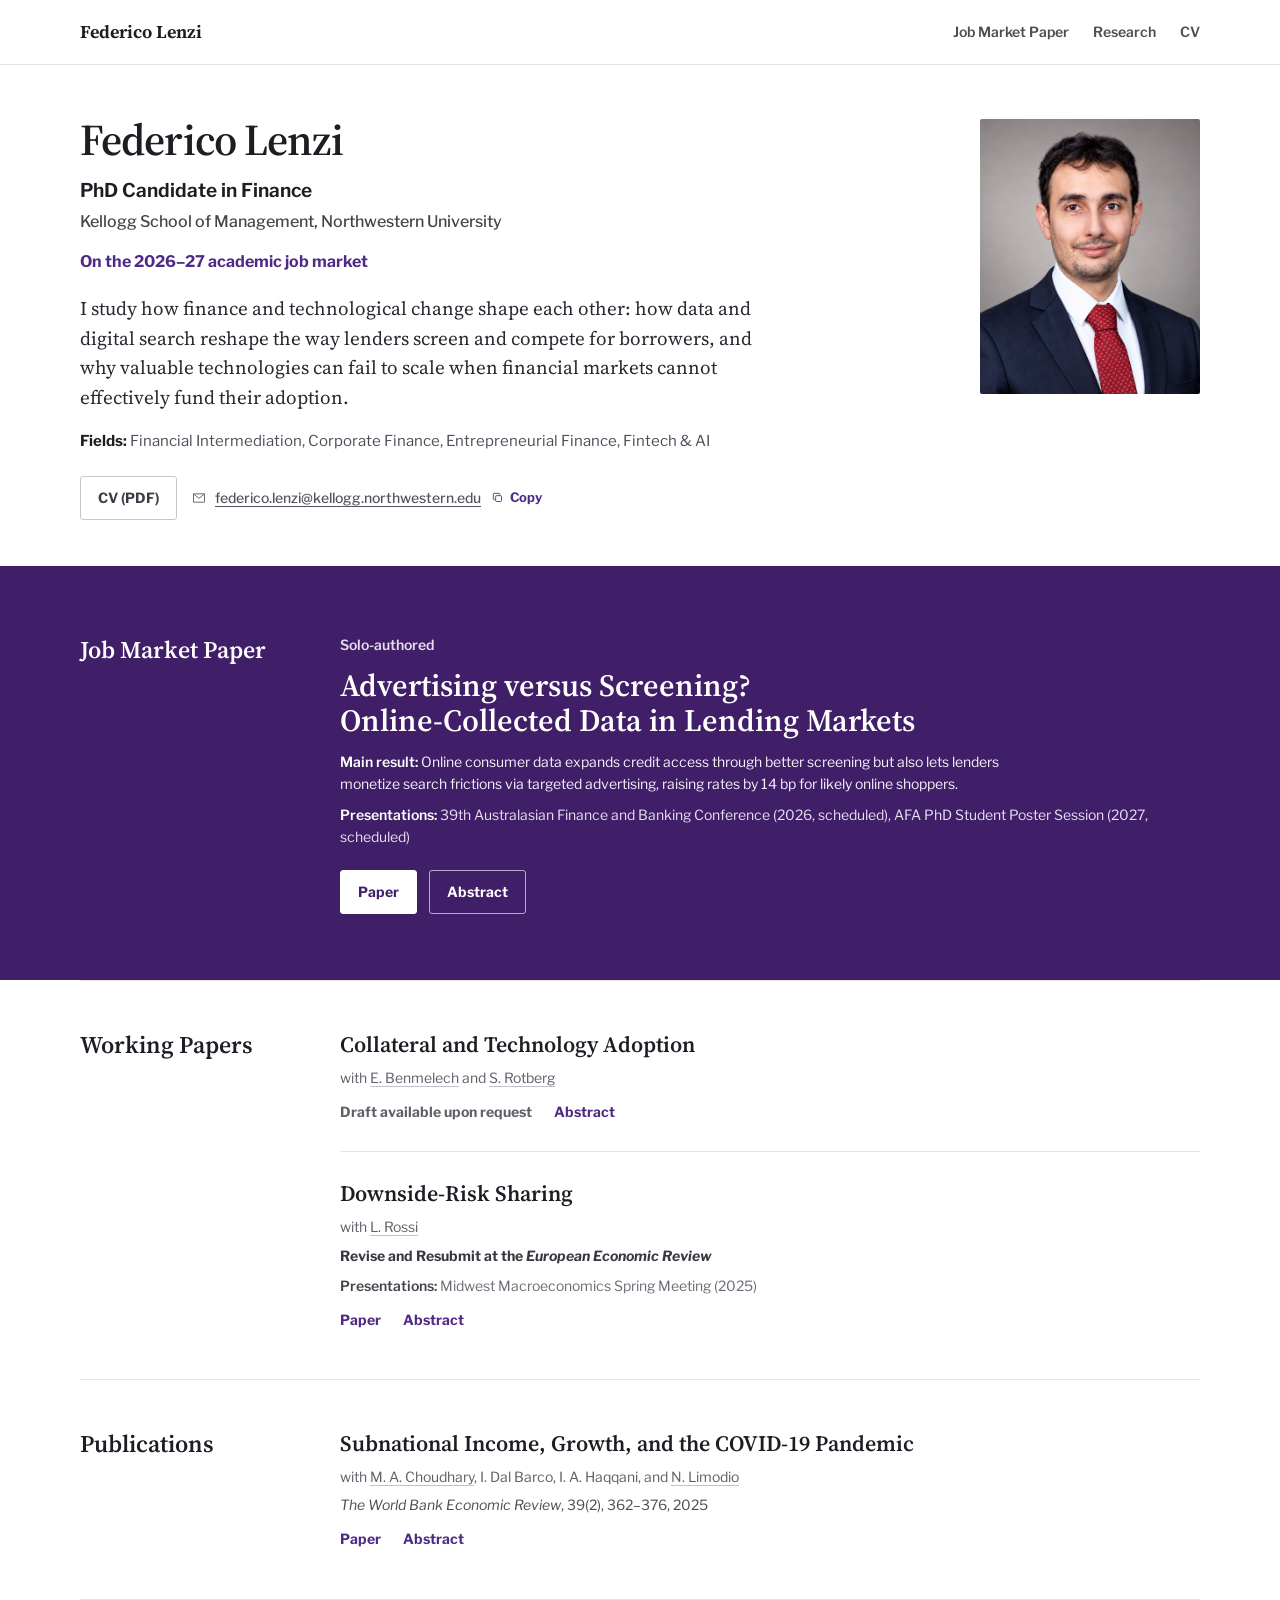
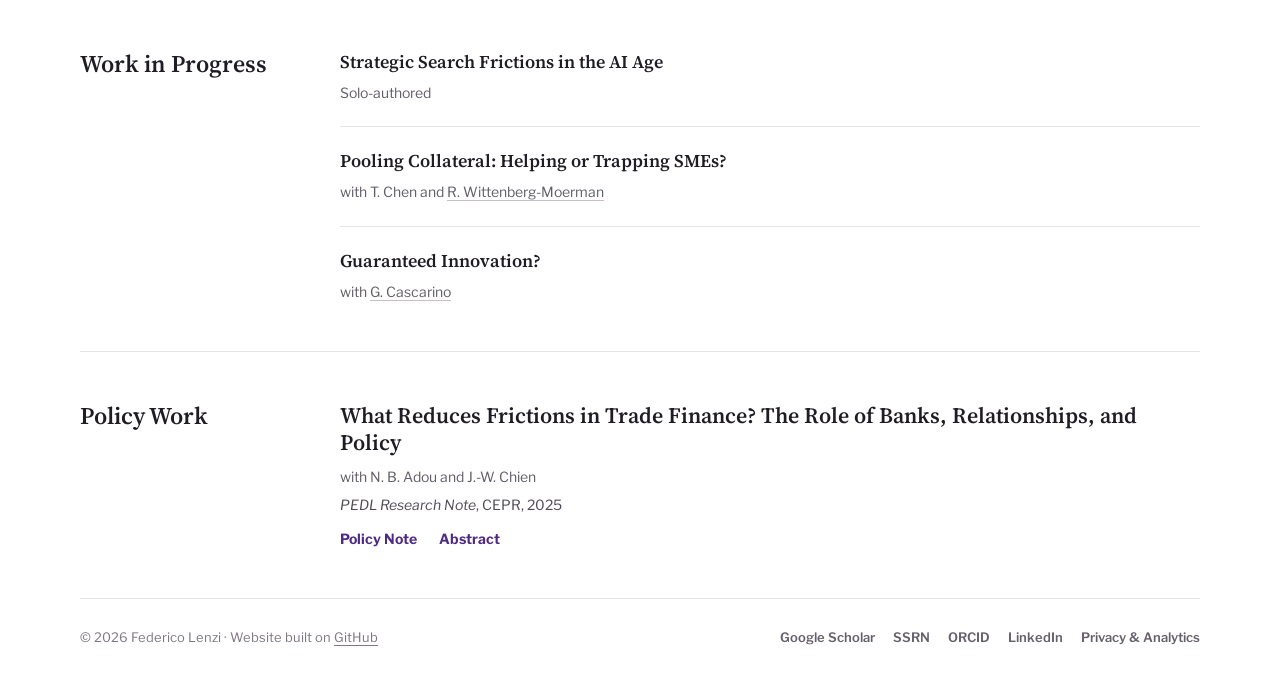
<file: index.html>
<!doctype html>
<html lang="en">
<head>
<meta charset="utf-8" />
<meta name="viewport" content="width=device-width, initial-scale=1" />
<meta name="application-name" content="Federico Lenzi">
<meta name="apple-mobile-web-app-title" content="Federico Lenzi">
<meta name="apple-mobile-web-app-capable" content="yes">
<title>Federico Lenzi | Finance PhD Candidate at Kellogg</title>
<link rel="preconnect" href="https://fonts.googleapis.com">
<link rel="preconnect" href="https://fonts.gstatic.com" crossorigin>
<link href="https://fonts.googleapis.com/css2?family=Libre+Franklin:wght@400;500;600;700&family=Source+Serif+4:opsz,wght@8..60,400;8..60,500;8..60,600;8..60,700&display=swap" rel="stylesheet">
<style>
:root{--purple:#4E2A84;--purple-dark:#401F68;--ink:#201c24;--muted:#625d67;--line:#e7e3e9;--soft:#f6f4f8;--page:#ffffff;--white:#ffffff;--offwhite:#faf8fc}
*{box-sizing:border-box}
html{scroll-behavior:smooth}
body{margin:0;background:var(--page);color:var(--ink);font-family:'Libre Franklin',system-ui,-apple-system,Segoe UI,Arial,sans-serif;line-height:1.58}
a{color:inherit}
.wrap{width:min(1120px,calc(100% - 48px));margin:auto}
:focus-visible{outline:3px solid #9b7cc3;outline-offset:3px;border-radius:3px}
.topbar{position:sticky;top:0;z-index:20;background:rgba(255,255,255,.96);backdrop-filter:blur(14px);border-bottom:1px solid var(--line)}
.nav{height:64px;display:flex;align-items:center;justify-content:space-between;gap:28px}
.brand{font-family:'Source Serif 4',Georgia,serif;font-size:18px;font-weight:650;text-decoration:none;white-space:nowrap}
.navlinks{display:flex;gap:24px;align-items:center;flex-wrap:nowrap;justify-content:flex-end;flex-shrink:0}
.navlinks a{font-size:14px;font-weight:600;text-decoration:none;color:#4f4a53;white-space:nowrap}
.navlinks a:hover{color:var(--purple)}
.hero{display:grid;grid-template-columns:minmax(0,1fr) 230px;gap:64px;align-items:start;padding:52px 0 46px}
h1,h2,h3{font-family:'Source Serif 4',Georgia,serif;margin:0;letter-spacing:0}
h1{font-size:44px;line-height:1.04;font-weight:600;letter-spacing:-.02em}
.role{font-size:19px;font-weight:650;margin:13px 0 3px}
.affiliation{font-size:16px;font-weight:500;color:#47424b;margin:0}
.market{font-size:16px;font-weight:700;color:var(--purple);margin:15px 0 20px}
.description{font-family:'Source Serif 4',Georgia,serif;font-size:19px;line-height:1.55;max-width:700px;color:#2b2730;margin:0 0 18px}
.fields{font-size:15px;color:#514b58;margin:0 0 22px}
.fields strong{color:var(--ink)}
.actions{display:flex;align-items:center;gap:12px;flex-wrap:wrap}
.btn{display:inline-flex;align-items:center;justify-content:center;min-height:44px;padding:0 17px;border:1px solid #cbc4d0;border-radius:3px;text-decoration:none;font-size:14px;font-weight:700;background:#fff;color:#3f3944}
.btn.primary{background:var(--purple);border-color:var(--purple);color:#fff}
.btn:hover{border-color:var(--purple);color:var(--purple)}
.btn.primary:hover{background:var(--purple-dark);border-color:var(--purple-dark);color:#fff}
.email{font-size:14px;font-weight:600;color:#57515b;text-decoration:none}
.email:hover{text-decoration:underline;text-underline-offset:3px}
.portrait-card{justify-self:end;width:220px;padding-top:2px}
.portrait{width:100%;display:block;aspect-ratio:4/5;object-fit:cover;border-radius:2px}
.section{padding:0}
.section-grid{display:grid;grid-template-columns:220px minmax(0,1fr);gap:40px;padding:48px 0;border-top:1px solid var(--line)}
.section-label{font-family:'Source Serif 4',Georgia,serif;font-size:24px;line-height:1.18;font-weight:600;color:var(--ink);padding-top:2px}
.jmp-section{padding:0;background:var(--purple-dark);color:var(--offwhite)}
.jmp-top{background:var(--purple-dark);color:var(--offwhite)}
.jmp-top .section-grid{border-top:0;padding:68px 0 66px}
.jmp-top .section-label{color:#fff}
.jmp-head{min-width:0}
.jmp-head h2{font-size:31px;line-height:1.12;font-weight:600;max-width:760px;letter-spacing:0;color:#fff}
.jmp-meta{font-size:14px;font-weight:600;color:#e6ddf0;margin:0 0 12px}
.jmp-head .presentation{color:#e8e0f2}
.authors{font-size:14px;color:var(--muted);margin:9px 0 0}
.authors a{text-decoration:underline;text-decoration-color:#c7becd;text-underline-offset:3px}
.presentation{font-size:14px;color:#6f6874;margin:8px 0 0}
.jmp-actions{display:flex;gap:12px;flex-wrap:wrap;margin:22px 0 0}
.jmp-actions .btn{background:transparent;border-color:rgba(255,255,255,.62);color:#fff}
.jmp-actions .btn.primary{background:#fff;color:var(--purple-dark);border-color:#fff}
.jmp-actions .btn:hover{background:#fff;color:var(--purple-dark);border-color:#fff}
.abstract{font-family:'Source Serif 4',Georgia,serif;font-size:17px;line-height:1.62;color:#2d2931;margin:0;max-width:70ch}
.jmp-abstract-grid{display:grid;grid-template-columns:220px minmax(0,1fr);gap:40px;padding:0 0 70px}
.jmp-abstract-grid .abstract{max-width:70ch;color:#f6f2f9}
.jmp-abstract-grid .abstract p{margin:0 0 12px}
.jmp-abstract-grid .abstract p:last-child{margin-bottom:0}
.paper-stack{border-top:0}
.paper-row{display:block;padding:28px 0;border-bottom:1px solid var(--line)}
.paper-row:first-child{padding-top:2px}
.paper-row:last-child{border-bottom:0;padding-bottom:0}
.paper-row h3{font-size:22px;line-height:1.24;font-weight:600}
.status{font-size:14px;color:#504a55;margin:6px 0 0}
.status.rnr{font-weight:700;color:#3b3640}
.row-actions{display:flex;gap:22px;align-items:center;justify-content:flex-start;margin-top:12px;flex-wrap:wrap}
.text-action{font-size:14px;font-weight:700;color:var(--purple);text-decoration:none;white-space:nowrap}
.text-action:hover{text-decoration:underline;text-underline-offset:3px}
.paper-unavailable{font-size:14px;font-weight:700;color:var(--muted);white-space:nowrap}
details.abstract-details{margin-top:14px}
details.abstract-details summary{cursor:pointer;color:var(--purple);font-size:14px;font-weight:700;list-style:none;display:inline-block}
details.abstract-details summary::-webkit-details-marker{display:none}
details.abstract-details .abstract{font-size:16px;margin-top:10px;max-width:70ch}
.abstract-expand{margin-top:14px}
.abstract-expand[hidden]{display:none}
.pres-label{font-weight:600;color:#47424b}
.jmp-head .pres-label{color:#fff}
.jmp-actions .btn[aria-expanded="true"]{background:#fff;color:var(--purple-dark);border-color:#fff}
.jmp-abstract-panel{margin-top:26px;padding-top:24px;border-top:1px solid rgba(255,255,255,.22)}
.jmp-abstract-panel .abstract{max-width:70ch;color:#f6f2f9}
.jmp-abstract-panel .abstract p{margin:0 0 12px}
.jmp-abstract-panel .abstract p:last-child{margin-bottom:0}
.wip-list{border-top:0}
.wip{padding:22px 0;border-bottom:1px solid var(--line)}
.wip:first-child{padding-top:2px}
.wip:last-child{border-bottom:0;padding-bottom:0}
.wip h3{font-size:18px;line-height:1.3;font-weight:600}
.policy-note{font-size:14px;color:var(--muted);margin-top:6px}
.footer{padding:28px 0 36px;border-top:1px solid var(--line);display:flex;align-items:center;justify-content:space-between;gap:24px}
.footer small{color:#7f7883;font-size:13px}
.footer-links{display:flex;gap:18px;flex-wrap:wrap}
.footer-links a{font-size:13px;font-weight:600;text-decoration:none;color:#655f69}
.footer-links a:hover{color:var(--purple);text-decoration:underline;text-underline-offset:3px}
@media(max-width:850px){
  .wrap{width:min(100% - 30px,1120px)}
  .nav{height:auto;min-height:60px;padding:12px 0;align-items:flex-start}
  .navlinks{gap:12px;flex-wrap:nowrap}
  .navlinks a{font-size:13px}
  .hero{grid-template-columns:1fr;gap:28px;padding:38px 0 36px}
  .portrait-card{grid-row:1;justify-self:start;width:150px;padding-top:0}
  .hero-copy{grid-row:2}
  h1{font-size:38px}
  .description{font-size:18px}
  .section{padding:0}
  .section-grid{grid-template-columns:1fr;gap:22px;padding:38px 0}
  .section-label{font-size:23px}
  .jmp-top .section-grid{padding:42px 0 40px}
  .jmp-head h2{font-size:27px}
  .jmp-abstract-grid{grid-template-columns:1fr;gap:0;padding:28px 0 42px}
  .desktop-break{display:none}
  .paper-row{grid-template-columns:1fr;gap:12px}
  .row-actions{justify-content:flex-start}
  .footer{align-items:flex-start;flex-direction:column}
}
</style>

<meta name="description" content="Federico Lenzi is a PhD Candidate in Finance at Kellogg School of Management, Northwestern University, on the 2026–27 academic job market. Research in financial intermediation, corporate finance, entrepreneurial finance, and Fintech &amp; AI.">
<meta name="robots" content="index, follow, max-image-preview:large">
<meta name="theme-color" content="#401F68">
<link rel="canonical" href="https://federicolenzi.com/">
<link rel="manifest" href="/site.webmanifest">
<link rel="icon" href="/favicon.ico" sizes="48x48">
<link rel="icon" href="/favicon.svg" type="image/svg+xml">
<link rel="icon" href="/icon-192.png" type="image/png" sizes="192x192">
<link rel="apple-touch-icon" sizes="180x180" href="/apple-touch-icon.png">
<meta property="og:type" content="profile">
<meta property="og:title" content="Federico Lenzi | Finance PhD Candidate at Kellogg">
<meta property="og:description" content="Federico Lenzi is a PhD Candidate in Finance at Kellogg School of Management, Northwestern University, on the 2026–27 academic job market. Research in financial intermediation, corporate finance, entrepreneurial finance, and Fintech &amp; AI.">
<meta property="og:url" content="https://federicolenzi.com/">
<meta property="og:site_name" content="Federico Lenzi">
<meta name="twitter:card" content="summary">
<meta name="twitter:title" content="Federico Lenzi | Finance PhD Candidate at Kellogg">
<meta name="twitter:description" content="Federico Lenzi is a PhD Candidate in Finance at Kellogg School of Management, Northwestern University, on the 2026–27 academic job market. Research in financial intermediation, corporate finance, entrepreneurial finance, and Fintech &amp; AI.">
<script type="application/ld+json">
{
  "@context": "https://schema.org",
  "@type": "WebSite",
  "name": "Federico Lenzi",
  "alternateName": "Federico Lenzi, Finance PhD, Kellogg",
  "url": "https://federicolenzi.com/"
}
</script>


<style id="responsive-polish">
html{scroll-behavior:smooth;-webkit-text-size-adjust:100%}
body{overflow-x:hidden}
a,button{-webkit-tap-highlight-color:transparent}
a:focus-visible,button:focus-visible{outline:3px solid #8F67B8;outline-offset:3px;border-radius:4px}
section[id]{scroll-margin-top:84px}
img{max-width:100%;height:auto}
@media (max-width: 760px){
  .nav{min-height:56px;padding:0 18px;gap:14px}
  .nav .brand{font-size:15px;white-space:nowrap}
  .nav-links{gap:14px;flex-wrap:nowrap}
  .nav-links a{font-size:14px;white-space:nowrap}
  .hero{grid-template-columns:1fr!important;padding-top:30px!important;padding-bottom:42px!important;gap:24px!important}
  .portrait-card{order:-1;justify-self:start!important;align-self:start!important}
  .portrait{width:116px!important;height:auto!important}
  h1{font-size:42px!important;line-height:1.02!important}
  .role{font-size:18px!important}
  .affiliation,.market{font-size:15px!important}
  .description{font-size:18px!important;line-height:1.58!important}
  .fields{font-size:15px!important;line-height:1.55!important}
  .actions{gap:10px!important;align-items:stretch!important}
  .btn{min-height:46px!important;padding:0 16px!important;font-size:15px!important;display:inline-flex!important;align-items:center!important;justify-content:center!important}
  .email{font-size:15px!important;line-height:1.45!important;overflow-wrap:anywhere}
  .section-grid,.jmp-grid{grid-template-columns:1fr!important;gap:18px!important}
  .section-label,.jmp-label{font-size:24px!important;margin-bottom:2px!important}
  .paper h3,.jmp-title{font-size:25px!important;line-height:1.18!important}
  .paper-meta,.paper-presentations,.authors,.status{font-size:15px!important;line-height:1.5!important}
  .jmp-band{padding:50px 0!important}
  .jmp-abstract{font-size:17px!important;line-height:1.68!important;max-width:100%!important}
  .paper-actions{display:flex!important;gap:16px!important;justify-content:flex-start!important;flex-wrap:wrap!important}
  .paper-actions a,.paper-actions button{font-size:15px!important;min-height:44px!important;display:inline-flex!important;align-items:center!important}
  .section{padding-top:42px!important;padding-bottom:42px!important}
  footer{padding:34px 18px 84px!important}
}
@media (max-width: 390px){
  .nav .brand{display:none}
  .nav{justify-content:center!important}
  .nav-links{width:100%;justify-content:space-between!important;gap:8px!important}
  .wrap{padding-left:18px!important;padding-right:18px!important}
  h1{font-size:38px!important}
}
@media (prefers-reduced-motion: reduce){html{scroll-behavior:auto}*{animation:none!important;transition:none!important}}


/* Mobile header: photo beside name, title and school.
   Photo top aligns with the name's cap height; photo bottom with the school's last baseline. */
@media (max-width: 760px){
  .nav{align-items:center!important}
  .hero{grid-template-columns:clamp(84px,calc(100% - 222px),102px) minmax(0,1fr)!important;column-gap:14px!important;row-gap:0!important;align-items:start!important}
  .hero-copy{display:contents}
  .portrait-card{grid-column:1;grid-row:1;width:100%!important;align-self:start!important;padding-top:0!important;margin-top:5px}
  .portrait{width:100%!important}
  .identity{grid-column:2;grid-row:1;min-width:0}
  .identity h1{font-size:30px!important;line-height:1.04!important;width:min-content;margin:0}
  .identity .role{font-size:15.5px!important;line-height:1.3!important;margin:9px 0 3px!important}
  .identity .affiliation{font-size:14px!important;line-height:1.4!important;margin:0!important}
  .aff-sep{display:none}
  .aff-uni{display:block}
  .hero .market,.hero .description,.hero .fields,.hero .actions{grid-column:1 / -1}
  .hero .market{margin:24px 0 14px!important}
}
@media (max-width: 389px){
  .hero{grid-template-columns:clamp(84px,calc(100% - 211px),102px) minmax(0,1fr)!important}
  .identity .role{font-size:15px!important}
  .identity .affiliation{font-size:13.5px!important}
}
@media (max-width: 374px){
  .identity h1{font-size:28px!important}
  .email{font-size:14px!important}
}

</style>

<script src="analytics.js" defer></script>

<style id="contact-actions-polish">
.actions{display:flex;align-items:center;gap:14px;flex-wrap:wrap}
.email-group{display:inline-flex;align-items:center;gap:8px;min-width:0;flex-wrap:wrap}
.contact-icon{width:16px;height:16px;flex:0 0 auto;color:#706977}
.email{font-size:14px;font-weight:500;color:#57515b;text-decoration:underline;text-decoration-thickness:1px;text-underline-offset:3px}
.email:hover{color:var(--purple)}
.copy-email{appearance:none;border:0;background:transparent;color:var(--purple);padding:4px 2px;display:inline-flex;align-items:center;gap:5px;font:inherit;font-size:13px;font-weight:700;cursor:pointer}
.copy-email:hover{text-decoration:underline;text-underline-offset:3px}
.copy-icon{width:14px;height:14px;flex:0 0 auto}
.footer small a{color:inherit;text-decoration:underline;text-underline-offset:3px}
.jmp-result{max-width:72ch;color:#f6f2f9!important;margin-top:14px!important}
@media(max-width:600px){.actions{align-items:flex-start}.email-group{width:100%}.email{overflow-wrap:anywhere}}
</style>

</head>
<body>
<header class="topbar"><div class="wrap nav"><a class="brand" href="#top">Federico Lenzi</a><nav class="navlinks"><a href="#jmp">Job Market Paper</a><a href="#research">Research</a><a href="files/CV_Federico_Lenzi.pdf" data-analytics-events="cv_click,cv_download">CV</a></nav></div></header>
<main id="top">
<section class="wrap hero"><div class="hero-copy"><div class="identity"><h1>Federico Lenzi</h1><p class="role">PhD Candidate in Finance</p><p class="affiliation">Kellogg School of Management<span class="aff-sep">, </span><span class="aff-uni">Northwestern University</span></p></div><p class="market">On the 2026–27 academic job market</p><p class="description">I study how finance and technological change shape each other: how data and digital search reshape the way lenders screen and compete for borrowers, and why valuable technologies can fail to scale when financial markets cannot effectively fund their adoption.</p><p class="fields"><strong>Fields:</strong> Financial Intermediation, Corporate Finance, Entrepreneurial Finance, Fintech &amp; AI</p><div class="actions"><a class="btn" href="files/CV_Federico_Lenzi.pdf" data-analytics-events="cv_click,cv_download">CV (PDF)</a><span class="email-group"><svg class="contact-icon" viewBox="0 0 24 24" aria-hidden="true"><path d="M3.75 5.75h16.5v12.5H3.75z" fill="none" stroke="currentColor" stroke-width="1.5"/><path d="m4.5 6.5 7.5 6 7.5-6" fill="none" stroke="currentColor" stroke-width="1.5" stroke-linecap="round" stroke-linejoin="round"/></svg><a class="email" href="mailto:federico.lenzi@kellogg.northwestern.edu">federico.lenzi@kellogg.northwestern.edu</a><button class="copy-email" type="button" data-copy-email="federico.lenzi@kellogg.northwestern.edu" aria-label="Copy email address"><svg class="copy-icon" viewBox="0 0 24 24" aria-hidden="true"><rect x="8" y="8" width="10" height="10" rx="1.5" fill="none" stroke="currentColor" stroke-width="1.5"/><path d="M6 15H5.5A1.5 1.5 0 0 1 4 13.5v-8A1.5 1.5 0 0 1 5.5 4h8A1.5 1.5 0 0 1 15 5.5V6" fill="none" stroke="currentColor" stroke-width="1.5" stroke-linecap="round"/></svg><span class="copy-label">Copy</span></button></span></div></div><div class="portrait-card"><img class="portrait" src="images/portrait.jpg" alt="Federico Lenzi" fetchpriority="high"></div></section>

<section class="jmp-section" id="jmp"><div class="jmp-top"><div class="wrap section-grid"><div class="section-label">Job Market Paper</div><article class="jmp-head"><p class="jmp-meta">Solo-authored</p><h2>Advertising versus Screening?<br class="desktop-break"> Online-Collected Data in Lending Markets</h2><p class="presentation jmp-result"><span class="pres-label">Main result:</span> Online consumer data expands credit access through better screening but also lets lenders monetize search frictions via targeted advertising, raising rates by 14 bp for likely online shoppers.</p><p class="presentation"><span class="pres-label">Presentations:</span> 39th Australasian Finance and Banking Conference (2026, scheduled), AFA PhD Student Poster Session (2027, scheduled)</p><div class="jmp-actions"><a class="btn primary" href="https://www.dropbox.com/scl/fi/j2xe1533vejxbl0ln4hzz/Screening_versus_advertising.pdf?rlkey=d7ud7jcw3p0iekmkfb5mvn9ji&st=68dz1qhs&e=1&dl=0" data-analytics-events="jmp_paper,jmp_pdf_download">Paper</a><a class="btn" href="#jmp-abstract" data-abstract-link="jmp-abstract" data-analytics-events="jmp_abstract" aria-controls="jmp-abstract">Abstract</a></div><div class="abstract-expand jmp-abstract-panel" id="jmp-abstract" hidden><div class="abstract"><p>As mortgage shopping moves online, lenders gain data on borrowers’ search and browsing activity. These data improve screening, lower rates, and expand credit, but also let lenders target search-engine ads to borrowers before they obtain competing quotes, discouraging comparison shopping and supporting markups. I exploit the staggered enforcement of state privacy laws restricting online data collection and sharing, comparing borrowers at the same lender across states. At advertising-reliant lenders, enforcement lowers rates for likely shoppers by 14 basis points, with no detectable effect for other borrowers: lower markups outweigh weaker screening. Consistent with weaker screening, these lenders approve riskier borrowers: rejection rates fall while one-year bankruptcy rises. Consistent with weaker targeting, their paid-search clicks fall about 7% per 10-percentage-point increase in exposure. A search model shows that privacy shifts surplus from lenders to borrowers but reduces total surplus as more borrowers incur search costs and screening weakens. In digital lending, data-use rules are also competition rules.</p></div></div></article></div></div></section>

<section class="section" id="research"><div class="wrap section-grid"><div class="section-label">Working Papers</div><div class="paper-stack"><article class="paper-row"><div><h3>Collateral and Technology Adoption</h3><p class="authors">with <a href="https://effibenmelech.com/">E. Benmelech</a> and <a href="https://shaharrotberg.com/">S. Rotberg</a></p><div class="row-actions"><span class="paper-unavailable">Draft available upon request</span><a class="text-action" href="#collateral-abstract" data-abstract-link="collateral-abstract" aria-controls="collateral-abstract" data-analytics-events="collateral_abstract">Abstract</a></div><div class="abstract-expand" id="collateral-abstract" hidden><p class="abstract">The technologies that transform economies – steam, diesel, electricity, computing – arrive embodied in equipment and are often financed with debt secured by that equipment. We model adoption with endogenous collateral values: the resale value of new machines rises with the number of firms operating them and the standardization of their designs, while each departing user drains the pool of buyers for the old technology. Secured credit generates strategic complementarity in adoption: each switch improves the financing terms of prospective adopters and worsens those of firms left behind. Finance, not technology alone, governs the pace of diffusion. Standardization amplifies the complementarity: fewer designs deepen the resale market behind every machine, so a mandate to standardize also loosens credit. The dieselization of American railroads illustrates the mechanism: diesels purchased with equipment trust certificates displaced steam, adoption surged after wartime standardization, and the steam resale market collapsed.</p></div></div></article><article class="paper-row"><div><h3>Downside-Risk Sharing</h3><p class="authors">with <a href="https://sites.google.com/view/luca-rossi">L. Rossi</a></p><p class="status rnr">Revise and Resubmit at the <em>European Economic Review</em></p><p class="presentation"><span class="pres-label">Presentations:</span> Midwest Macroeconomics Spring Meeting (2025)</p><div class="row-actions"><a class="text-action" href="files/downside_risk_sharing.pdf" data-analytics-events="downside_paper,downside_pdf_download">Paper</a><a class="text-action" href="#downside-abstract" data-abstract-link="downside-abstract" aria-controls="downside-abstract" data-analytics-events="downside_abstract">Abstract</a></div><div class="abstract-expand" id="downside-abstract" hidden><p class="abstract">Risk sharing is typically estimated using models that rely on both tails of the income growth distribution, yet agents care more about downside risks. We focus on negative income shocks, developing a methodology to estimate channels of downside-risk sharing and extend it to increasingly severe shocks – an issue important to policymakers but overlooked in prior work. We find that federal transfers and taxes absorb a large share of income-growth fluctuations, a result earlier studies understated. Overall, our findings challenge policy arguments based on past research portraying public risk sharing as a relatively weak channel.</p></div></div></article></div></div></section>

<section class="section"><div class="wrap section-grid"><div class="section-label">Publications</div><div class="paper-stack"><article class="paper-row"><div><h3>Subnational Income, Growth, and the COVID-19 Pandemic</h3><p class="authors">with <a href="https://www.lboro.ac.uk/schools/business-school/our-people/ali-choudhary/">M. A. Choudhary</a>, I. Dal Barco, I. A. Haqqani, and <a href="https://www.nicolalimodio.com/">N. Limodio</a></p><p class="status"><em>The World Bank Economic Review</em>, 39(2), 362–376, 2025</p><div class="row-actions"><a class="text-action" href="https://academic.oup.com/wber/article/39/2/362/7693247" data-analytics-events="subnational_income_paper">Paper</a><a class="text-action" href="#wber-abstract" data-abstract-link="wber-abstract" aria-controls="wber-abstract" data-analytics-events="subnational_income_abstract">Abstract</a></div><div class="abstract-expand" id="wber-abstract" hidden><p class="abstract">Using real-time data and machine-learning methods, we produce monthly aggregates on gross national income (GNI) for 147 Pakistani districts between 2012 and 2021. We use them to understand whether and how the COVID-19 pandemic affected Pakistan's growth and subnational income distribution. Three findings emerge from our analysis. First, districts experienced a sizable decline in income during the pandemic, as their monthly growth rate dropped on average by 0.133 percentage points. Second, a larger income drop occurred in districts with a higher COVID-19 incidence, corresponding to urban areas characterized by a higher population density. Third, COVID-19 caused a decline in income inequality across districts, with more affluent districts experiencing more negative income growth during the pandemic.</p></div></div></article></div></div></section>

<section class="section"><div class="wrap section-grid"><div class="section-label">Work in Progress</div><div class="wip-list"><article class="wip"><h3>Strategic Search Frictions in the AI Age</h3><p class="authors">Solo-authored</p></article><article class="wip"><h3>Pooling Collateral: Helping or Trapping SMEs?</h3><p class="authors">with T. Chen and <a href="https://regina-wittenbenbergmoerman.squarespace.com/">R. Wittenberg-Moerman</a></p></article><article class="wip"><h3>Guaranteed Innovation?</h3><p class="authors">with <a href="https://papers.ssrn.com/sol3/cf_dev/AbsByAuth.cfm?per_id=2404659">G. Cascarino</a></p></article></div></div></section>

<section class="section"><div class="wrap section-grid"><div class="section-label">Policy Work</div><div class="paper-stack"><article class="paper-row"><div><h3>What Reduces Frictions in Trade Finance? The Role of Banks, Relationships, and Policy</h3><p class="authors">with N. B. Adou and J.-W. Chien</p><p class="status"><em>PEDL Research Note</em>, CEPR, 2025</p><div class="row-actions"><a class="text-action" href="https://grp.cepr.org/publications/pedl-research-note/what-reduces-frictions-trade-finance-role-banks-relationships-and" data-analytics-events="pedl_policy_note">Policy Note</a><a class="text-action" href="#pedl-abstract" data-abstract-link="pedl-abstract" aria-controls="pedl-abstract" data-analytics-events="pedl_abstract">Abstract</a></div><div class="abstract-expand" id="pedl-abstract" hidden><p class="abstract">The African continent is often envisioned as the future industrial hub of the planet. However, it accounts for no more than 3% of total global trade. A key factor behind this performance is the limited access to financial services. Understanding how trade finance works in emerging markets is undoubtedly the first step for developing future interventions. The present work surveys importers and exporters in Kenya to understand their demand for different financial products and intermediaries. It also sheds light on the role of relationship banking and Pan-African banks in reducing friction in trade financing. Lastly, it looks at the awareness of recent trade agreements affecting the cost of trade and payment services.</p></div></div></article></div></div></section>
</main>
<footer class="wrap footer"><small>© 2026 Federico Lenzi · Website built on <a href="https://github.com/federlen/federlen.github.io">GitHub</a></small><div class="footer-links"><a href="https://scholar.google.com/citations?user=6dAql64AAAAJ" data-analytics-events="google_scholar">Google Scholar</a><a href="https://ssrn.com/author=11103208" data-analytics-events="ssrn">SSRN</a><a href="https://orcid.org/0009-0009-7592-2353" data-analytics-events="orcid">ORCID</a><a href="https://www.linkedin.com/in/federico-lenzi-313651293/" data-analytics-events="linkedin">LinkedIn</a><a href="privacy.html" data-analytics-events="privacy">Privacy &amp; Analytics</a></div></footer>


<script>
(function(){
  function fallbackCopy(text){
    var ta=document.createElement('textarea');
    ta.value=text; ta.setAttribute('readonly','');
    ta.style.position='fixed'; ta.style.opacity='0';
    document.body.appendChild(ta); ta.select();
    try{ document.execCommand('copy'); }catch(e){}
    document.body.removeChild(ta);
  }
  document.querySelectorAll('[data-copy-email]').forEach(function(btn){
    btn.addEventListener('click', function(){
      var text=btn.getAttribute('data-copy-email');
      var label=btn.querySelector('.copy-label');
      function done(){
        if(label){ label.textContent='Copied'; setTimeout(function(){label.textContent='Copy';},1600); }
      }
      if(navigator.clipboard && window.isSecureContext){
        navigator.clipboard.writeText(text).then(done).catch(function(){ fallbackCopy(text); done(); });
      } else { fallbackCopy(text); done(); }
    });
  });
})();
</script>

<script>
document.querySelectorAll('[data-abstract-link]').forEach(function(link){
  var events=link.getAttribute('data-analytics-events');
  link.setAttribute('aria-expanded','false');
  link.addEventListener('click', function(e){
    e.preventDefault();
    var panel=document.getElementById(link.getAttribute('data-abstract-link'));
    if(!panel) return;
    panel.hidden=!panel.hidden;
    link.setAttribute('aria-expanded', String(!panel.hidden));
    /* count opens only: the analytics listener runs before this one */
    if(events){ if(panel.hidden) link.setAttribute('data-analytics-events', events); else link.removeAttribute('data-analytics-events'); }
    if(!panel.hidden) panel.scrollIntoView({behavior:'smooth',block:'nearest'});
  });
});
</script>
</body></html>
</file>
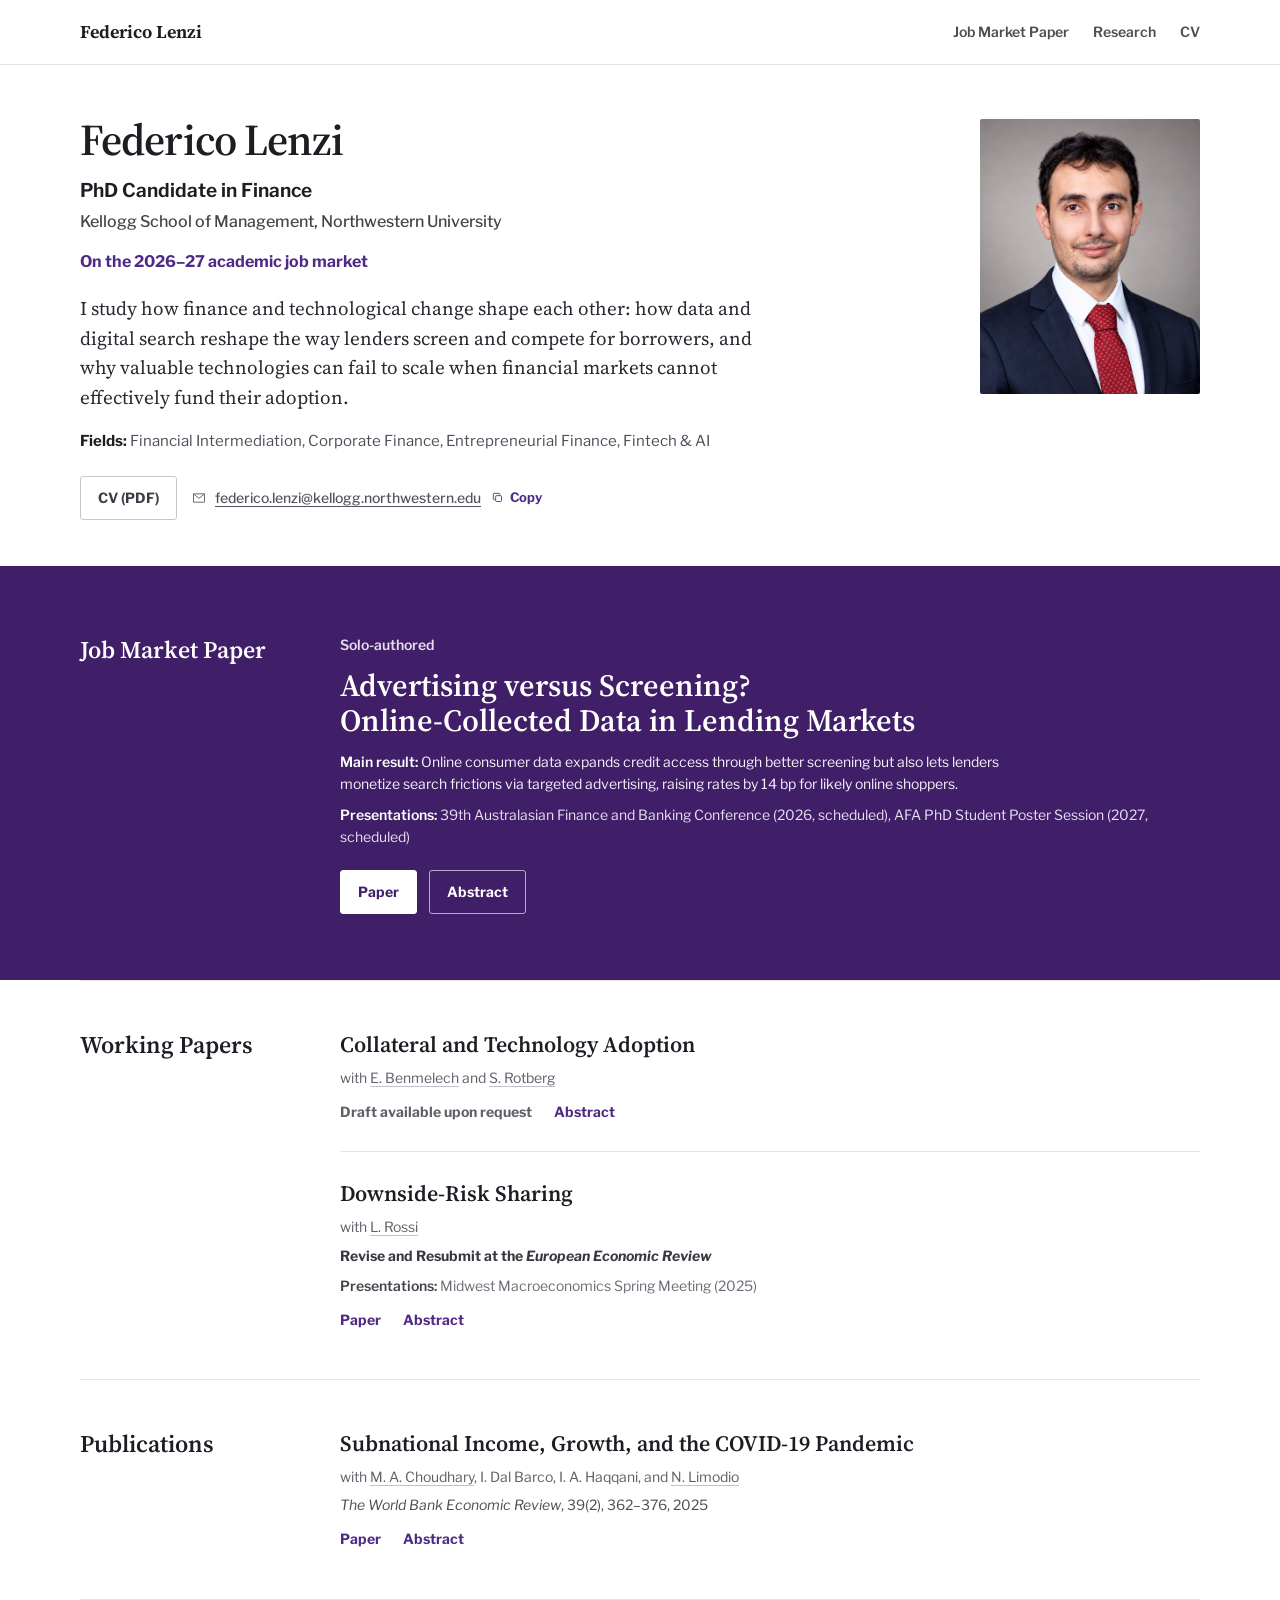
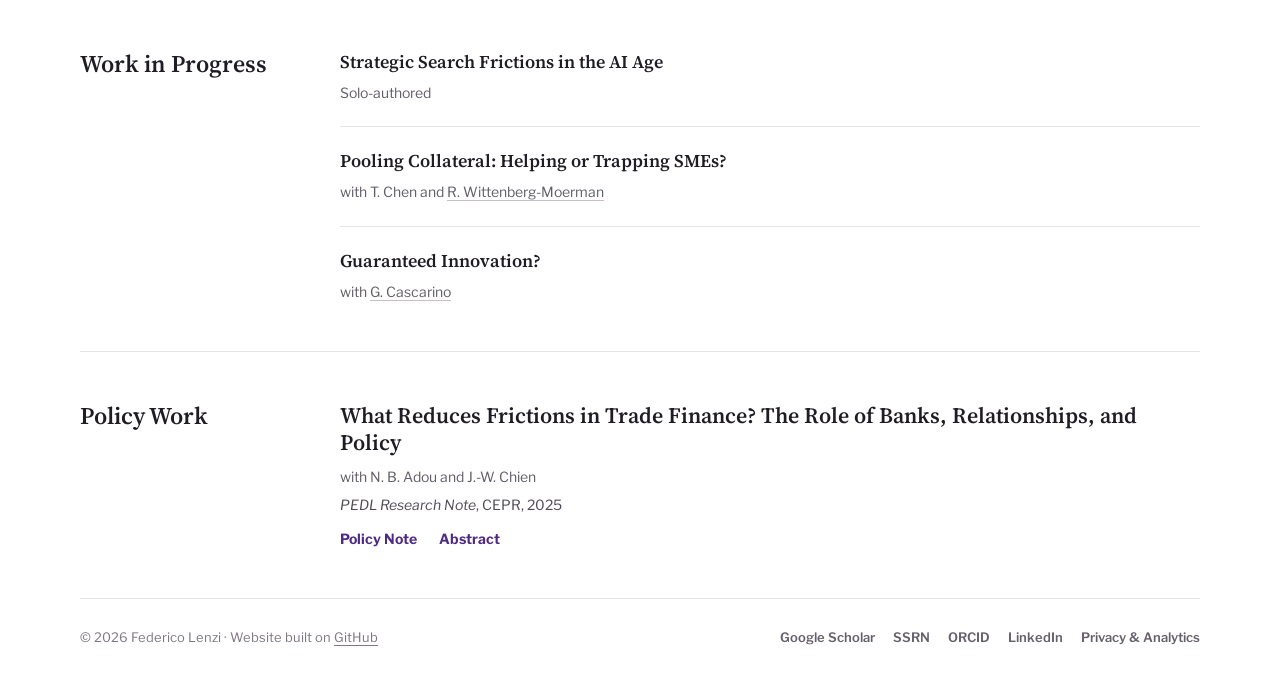
<file: app.html>
<!doctype html>
<html lang="en">
<head>
<meta charset="utf-8" />
<meta name="viewport" content="width=device-width, initial-scale=1" />
<meta name="application-name" content="Federico Lenzi">
<meta name="apple-mobile-web-app-title" content="Federico Lenzi">
<meta name="apple-mobile-web-app-capable" content="yes">
<title>Federico Lenzi | Finance PhD Candidate at Kellogg</title>
<link rel="preconnect" href="https://fonts.googleapis.com">
<link rel="preconnect" href="https://fonts.gstatic.com" crossorigin>
<link href="https://fonts.googleapis.com/css2?family=Libre+Franklin:wght@400;500;600;700&family=Source+Serif+4:opsz,wght@8..60,400;8..60,500;8..60,600;8..60,700&display=swap" rel="stylesheet">
<style>
:root{--purple:#4E2A84;--purple-dark:#401F68;--ink:#201c24;--muted:#625d67;--line:#e7e3e9;--soft:#f6f4f8;--page:#ffffff;--white:#ffffff;--offwhite:#faf8fc}
*{box-sizing:border-box}
html{scroll-behavior:smooth}
body{margin:0;background:var(--page);color:var(--ink);font-family:'Libre Franklin',system-ui,-apple-system,Segoe UI,Arial,sans-serif;line-height:1.58}
a{color:inherit}
.wrap{width:min(1120px,calc(100% - 48px));margin:auto}
:focus-visible{outline:3px solid #9b7cc3;outline-offset:3px;border-radius:3px}
.topbar{position:sticky;top:0;z-index:20;background:rgba(255,255,255,.96);backdrop-filter:blur(14px);border-bottom:1px solid var(--line)}
.nav{height:64px;display:flex;align-items:center;justify-content:space-between;gap:28px}
.brand{font-family:'Source Serif 4',Georgia,serif;font-size:18px;font-weight:650;text-decoration:none;white-space:nowrap}
.navlinks{display:flex;gap:24px;align-items:center;flex-wrap:nowrap;justify-content:flex-end;flex-shrink:0}
.navlinks a{font-size:14px;font-weight:600;text-decoration:none;color:#4f4a53;white-space:nowrap}
.navlinks a:hover{color:var(--purple)}
.hero{display:grid;grid-template-columns:minmax(0,1fr) 230px;gap:64px;align-items:start;padding:52px 0 46px}
h1,h2,h3{font-family:'Source Serif 4',Georgia,serif;margin:0;letter-spacing:0}
h1{font-size:44px;line-height:1.04;font-weight:600;letter-spacing:-.02em}
.role{font-size:19px;font-weight:650;margin:13px 0 3px}
.affiliation{font-size:16px;font-weight:500;color:#47424b;margin:0}
.market{font-size:16px;font-weight:700;color:var(--purple);margin:15px 0 20px}
.description{font-family:'Source Serif 4',Georgia,serif;font-size:19px;line-height:1.55;max-width:700px;color:#2b2730;margin:0 0 18px}
.fields{font-size:15px;color:#514b58;margin:0 0 22px}
.fields strong{color:var(--ink)}
.actions{display:flex;align-items:center;gap:12px;flex-wrap:wrap}
.btn{display:inline-flex;align-items:center;justify-content:center;min-height:44px;padding:0 17px;border:1px solid #cbc4d0;border-radius:3px;text-decoration:none;font-size:14px;font-weight:700;background:#fff;color:#3f3944}
.btn.primary{background:var(--purple);border-color:var(--purple);color:#fff}
.btn:hover{border-color:var(--purple);color:var(--purple)}
.btn.primary:hover{background:var(--purple-dark);border-color:var(--purple-dark);color:#fff}
.email{font-size:14px;font-weight:600;color:#57515b;text-decoration:none}
.email:hover{text-decoration:underline;text-underline-offset:3px}
.portrait-card{justify-self:end;width:220px;padding-top:2px}
.portrait{width:100%;display:block;aspect-ratio:4/5;object-fit:cover;border-radius:2px}
.section{padding:0}
.section-grid{display:grid;grid-template-columns:220px minmax(0,1fr);gap:40px;padding:48px 0;border-top:1px solid var(--line)}
.section-label{font-family:'Source Serif 4',Georgia,serif;font-size:24px;line-height:1.18;font-weight:600;color:var(--ink);padding-top:2px}
.jmp-section{padding:0;background:var(--purple-dark);color:var(--offwhite)}
.jmp-top{background:var(--purple-dark);color:var(--offwhite)}
.jmp-top .section-grid{border-top:0;padding:68px 0 66px}
.jmp-top .section-label{color:#fff}
.jmp-head{min-width:0}
.jmp-head h2{font-size:31px;line-height:1.12;font-weight:600;max-width:760px;letter-spacing:0;color:#fff}
.jmp-meta{font-size:14px;font-weight:600;color:#e6ddf0;margin:0 0 12px}
.jmp-head .presentation{color:#e8e0f2}
.authors{font-size:14px;color:var(--muted);margin:9px 0 0}
.authors a{text-decoration:underline;text-decoration-color:#c7becd;text-underline-offset:3px}
.presentation{font-size:14px;color:#6f6874;margin:8px 0 0}
.jmp-actions{display:flex;gap:12px;flex-wrap:wrap;margin:22px 0 0}
.jmp-actions .btn{background:transparent;border-color:rgba(255,255,255,.62);color:#fff}
.jmp-actions .btn.primary{background:#fff;color:var(--purple-dark);border-color:#fff}
.jmp-actions .btn:hover{background:#fff;color:var(--purple-dark);border-color:#fff}
.abstract{font-family:'Source Serif 4',Georgia,serif;font-size:17px;line-height:1.62;color:#2d2931;margin:0;max-width:70ch}
.jmp-abstract-grid{display:grid;grid-template-columns:220px minmax(0,1fr);gap:40px;padding:0 0 70px}
.jmp-abstract-grid .abstract{max-width:70ch;color:#f6f2f9}
.jmp-abstract-grid .abstract p{margin:0 0 12px}
.jmp-abstract-grid .abstract p:last-child{margin-bottom:0}
.paper-stack{border-top:0}
.paper-row{display:block;padding:28px 0;border-bottom:1px solid var(--line)}
.paper-row:first-child{padding-top:2px}
.paper-row:last-child{border-bottom:0;padding-bottom:0}
.paper-row h3{font-size:22px;line-height:1.24;font-weight:600}
.status{font-size:14px;color:#504a55;margin:6px 0 0}
.status.rnr{font-weight:700;color:#3b3640}
.row-actions{display:flex;gap:22px;align-items:center;justify-content:flex-start;margin-top:12px;flex-wrap:wrap}
.text-action{font-size:14px;font-weight:700;color:var(--purple);text-decoration:none;white-space:nowrap}
.text-action:hover{text-decoration:underline;text-underline-offset:3px}
.paper-unavailable{font-size:14px;font-weight:700;color:var(--muted);white-space:nowrap}
details.abstract-details{margin-top:14px}
details.abstract-details summary{cursor:pointer;color:var(--purple);font-size:14px;font-weight:700;list-style:none;display:inline-block}
details.abstract-details summary::-webkit-details-marker{display:none}
details.abstract-details .abstract{font-size:16px;margin-top:10px;max-width:70ch}
.abstract-expand{margin-top:14px}
.abstract-expand[hidden]{display:none}
.pres-label{font-weight:600;color:#47424b}
.jmp-head .pres-label{color:#fff}
.jmp-actions .btn[aria-expanded="true"]{background:#fff;color:var(--purple-dark);border-color:#fff}
.jmp-abstract-panel{margin-top:26px;padding-top:24px;border-top:1px solid rgba(255,255,255,.22)}
.jmp-abstract-panel .abstract{max-width:70ch;color:#f6f2f9}
.jmp-abstract-panel .abstract p{margin:0 0 12px}
.jmp-abstract-panel .abstract p:last-child{margin-bottom:0}
.wip-list{border-top:0}
.wip{padding:22px 0;border-bottom:1px solid var(--line)}
.wip:first-child{padding-top:2px}
.wip:last-child{border-bottom:0;padding-bottom:0}
.wip h3{font-size:18px;line-height:1.3;font-weight:600}
.policy-note{font-size:14px;color:var(--muted);margin-top:6px}
.footer{padding:28px 0 36px;border-top:1px solid var(--line);display:flex;align-items:center;justify-content:space-between;gap:24px}
.footer small{color:#7f7883;font-size:13px}
.footer-links{display:flex;gap:18px;flex-wrap:wrap}
.footer-links a{font-size:13px;font-weight:600;text-decoration:none;color:#655f69}
.footer-links a:hover{color:var(--purple);text-decoration:underline;text-underline-offset:3px}
@media(max-width:850px){
  .wrap{width:min(100% - 30px,1120px)}
  .nav{height:auto;min-height:60px;padding:12px 0;align-items:flex-start}
  .navlinks{gap:12px;flex-wrap:nowrap}
  .navlinks a{font-size:13px}
  .hero{grid-template-columns:1fr;gap:28px;padding:38px 0 36px}
  .portrait-card{grid-row:1;justify-self:start;width:150px;padding-top:0}
  .hero-copy{grid-row:2}
  h1{font-size:38px}
  .description{font-size:18px}
  .section{padding:0}
  .section-grid{grid-template-columns:1fr;gap:22px;padding:38px 0}
  .section-label{font-size:23px}
  .jmp-top .section-grid{padding:42px 0 40px}
  .jmp-head h2{font-size:27px}
  .jmp-abstract-grid{grid-template-columns:1fr;gap:0;padding:28px 0 42px}
  .desktop-break{display:none}
  .paper-row{grid-template-columns:1fr;gap:12px}
  .row-actions{justify-content:flex-start}
  .footer{align-items:flex-start;flex-direction:column}
}
</style>

<meta name="description" content="Federico Lenzi is a PhD Candidate in Finance at Kellogg School of Management, Northwestern University, on the 2026–27 academic job market. Research in financial intermediation, corporate finance, entrepreneurial finance, and Fintech &amp; AI.">
<meta name="robots" content="index, follow, max-image-preview:large">
<meta name="theme-color" content="#401F68">
<link rel="canonical" href="https://federicolenzi.com/">
<link rel="manifest" href="/site.webmanifest">
<link rel="icon" href="/favicon.ico" sizes="48x48">
<link rel="icon" href="/favicon.svg" type="image/svg+xml">
<link rel="icon" href="/icon-192.png" type="image/png" sizes="192x192">
<link rel="apple-touch-icon" sizes="180x180" href="/apple-touch-icon.png">
<meta property="og:type" content="profile">
<meta property="og:title" content="Federico Lenzi | Finance PhD Candidate at Kellogg">
<meta property="og:description" content="Federico Lenzi is a PhD Candidate in Finance at Kellogg School of Management, Northwestern University, on the 2026–27 academic job market. Research in financial intermediation, corporate finance, entrepreneurial finance, and Fintech &amp; AI.">
<meta property="og:url" content="https://federicolenzi.com/">
<meta property="og:site_name" content="Federico Lenzi">
<meta name="twitter:card" content="summary">
<meta name="twitter:title" content="Federico Lenzi | Finance PhD Candidate at Kellogg">
<meta name="twitter:description" content="Federico Lenzi is a PhD Candidate in Finance at Kellogg School of Management, Northwestern University, on the 2026–27 academic job market. Research in financial intermediation, corporate finance, entrepreneurial finance, and Fintech &amp; AI.">


<style id="responsive-polish">
html{scroll-behavior:smooth;-webkit-text-size-adjust:100%}
body{overflow-x:hidden}
a,button{-webkit-tap-highlight-color:transparent}
a:focus-visible,button:focus-visible{outline:3px solid #8F67B8;outline-offset:3px;border-radius:4px}
section[id]{scroll-margin-top:84px}
img{max-width:100%;height:auto}
@media (max-width: 760px){
  .nav{min-height:56px;padding:0 18px;gap:14px}
  .nav .brand{font-size:15px;white-space:nowrap}
  .nav-links{gap:14px;flex-wrap:nowrap}
  .nav-links a{font-size:14px;white-space:nowrap}
  .hero{grid-template-columns:1fr!important;padding-top:30px!important;padding-bottom:42px!important;gap:24px!important}
  .portrait-card{order:-1;justify-self:start!important;align-self:start!important}
  .portrait{width:116px!important;height:auto!important}
  h1{font-size:42px!important;line-height:1.02!important}
  .role{font-size:18px!important}
  .affiliation,.market{font-size:15px!important}
  .description{font-size:18px!important;line-height:1.58!important}
  .fields{font-size:15px!important;line-height:1.55!important}
  .actions{gap:10px!important;align-items:stretch!important}
  .btn{min-height:46px!important;padding:0 16px!important;font-size:15px!important;display:inline-flex!important;align-items:center!important;justify-content:center!important}
  .email{font-size:15px!important;line-height:1.45!important;overflow-wrap:anywhere}
  .section-grid,.jmp-grid{grid-template-columns:1fr!important;gap:18px!important}
  .section-label,.jmp-label{font-size:24px!important;margin-bottom:2px!important}
  .paper h3,.jmp-title{font-size:25px!important;line-height:1.18!important}
  .paper-meta,.paper-presentations,.authors,.status{font-size:15px!important;line-height:1.5!important}
  .jmp-band{padding:50px 0!important}
  .jmp-abstract{font-size:17px!important;line-height:1.68!important;max-width:100%!important}
  .paper-actions{display:flex!important;gap:16px!important;justify-content:flex-start!important;flex-wrap:wrap!important}
  .paper-actions a,.paper-actions button{font-size:15px!important;min-height:44px!important;display:inline-flex!important;align-items:center!important}
  .section{padding-top:42px!important;padding-bottom:42px!important}
  footer{padding:34px 18px 84px!important}
}
@media (max-width: 390px){
  .nav .brand{display:none}
  .nav{justify-content:center!important}
  .nav-links{width:100%;justify-content:space-between!important;gap:8px!important}
  .wrap{padding-left:18px!important;padding-right:18px!important}
  h1{font-size:38px!important}
}
@media (prefers-reduced-motion: reduce){html{scroll-behavior:auto}*{animation:none!important;transition:none!important}}
</style>


<style id="app-reading-optimizations">
:root{--app-purple:#401F68;--app-accent:#4E2A84;--app-ink:#201D24;--app-muted:#625D68}
body{font-size:17px;background:#fff}
.site-header{position:sticky!important;top:0!important;z-index:100!important;background:rgba(255,255,255,.96)!important;backdrop-filter:saturate(180%) blur(12px)!important;-webkit-backdrop-filter:saturate(180%) blur(12px)!important}
@media (max-width:760px){
  body{padding-bottom:76px!important}
  .hero{padding-top:24px!important}
  .portrait{width:104px!important;border-radius:3px!important}
  .description{max-width:34em!important}
  .jmp-title{font-size:27px!important}
  .jmp-abstract p{margin-bottom:1.05em!important}
  .paper{padding-top:26px!important;padding-bottom:26px!important}
  .paper h3{font-size:23px!important}
  .subsection-title{font-size:21px!important;margin-top:28px!important}
  .profile-links{gap:14px!important;flex-wrap:wrap!important;justify-content:center!important}
  .mobile-app-bar{display:grid!important}
}
.mobile-app-bar{display:none;position:fixed;left:0;right:0;bottom:0;z-index:200;grid-template-columns:1fr 1fr 1fr;background:rgba(255,255,255,.97);border-top:1px solid #e8e4eb;padding:8px max(10px,env(safe-area-inset-right)) calc(8px + env(safe-area-inset-bottom)) max(10px,env(safe-area-inset-left));box-shadow:0 -8px 30px rgba(32,29,36,.06)}
.mobile-app-bar a{min-height:48px;display:flex;align-items:center;justify-content:center;text-decoration:none;color:var(--app-ink);font-family:'Libre Franklin',Arial,sans-serif;font-size:13px;font-weight:600;border-radius:8px}
.mobile-app-bar a.primary{background:var(--app-purple);color:#fff}
.mobile-app-bar a:focus-visible{outline:3px solid #8F67B8;outline-offset:1px}


/* Mobile header: photo beside name, title and school.
   Photo top aligns with the name's cap height; photo bottom with the school's last baseline. */
@media (max-width: 760px){
  .nav{align-items:center!important}
  .hero{grid-template-columns:clamp(84px,calc(100% - 222px),102px) minmax(0,1fr)!important;column-gap:14px!important;row-gap:0!important;align-items:start!important}
  .hero-copy{display:contents}
  .portrait-card{grid-column:1;grid-row:1;width:100%!important;align-self:start!important;padding-top:0!important;margin-top:5px}
  .portrait{width:100%!important}
  .identity{grid-column:2;grid-row:1;min-width:0}
  .identity h1{font-size:30px!important;line-height:1.04!important;width:min-content;margin:0}
  .identity .role{font-size:15.5px!important;line-height:1.3!important;margin:9px 0 3px!important}
  .identity .affiliation{font-size:14px!important;line-height:1.4!important;margin:0!important}
  .aff-sep{display:none}
  .aff-uni{display:block}
  .hero .market,.hero .description,.hero .fields,.hero .actions{grid-column:1 / -1}
  .hero .market{margin:24px 0 14px!important}
}
@media (max-width: 389px){
  .hero{grid-template-columns:clamp(84px,calc(100% - 211px),102px) minmax(0,1fr)!important}
  .identity .role{font-size:15px!important}
  .identity .affiliation{font-size:13.5px!important}
}
@media (max-width: 374px){
  .identity h1{font-size:28px!important}
  .email{font-size:14px!important}
}

</style>

<script src="analytics.js" defer></script>

<style id="contact-actions-polish">
.actions{display:flex;align-items:center;gap:14px;flex-wrap:wrap}
.email-group{display:inline-flex;align-items:center;gap:8px;min-width:0;flex-wrap:wrap}
.contact-icon{width:16px;height:16px;flex:0 0 auto;color:#706977}
.email{font-size:14px;font-weight:500;color:#57515b;text-decoration:underline;text-decoration-thickness:1px;text-underline-offset:3px}
.email:hover{color:var(--purple)}
.copy-email{appearance:none;border:0;background:transparent;color:var(--purple);padding:4px 2px;display:inline-flex;align-items:center;gap:5px;font:inherit;font-size:13px;font-weight:700;cursor:pointer}
.copy-email:hover{text-decoration:underline;text-underline-offset:3px}
.copy-icon{width:14px;height:14px;flex:0 0 auto}
.footer small a{color:inherit;text-decoration:underline;text-underline-offset:3px}
.jmp-result{max-width:72ch;color:#f6f2f9!important;margin-top:14px!important}
@media(max-width:600px){.actions{align-items:flex-start}.email-group{width:100%}.email{overflow-wrap:anywhere}}
</style>

</head>
<body>
<header class="topbar"><div class="wrap nav"><a class="brand" href="#top">Federico Lenzi</a><nav class="navlinks"><a href="#jmp">Job Market Paper</a><a href="#research">Research</a><a href="files/CV_Federico_Lenzi.pdf" data-analytics-events="cv_click,cv_download">CV</a></nav></div></header>
<main id="top">
<section class="wrap hero"><div class="hero-copy"><div class="identity"><h1>Federico Lenzi</h1><p class="role">PhD Candidate in Finance</p><p class="affiliation">Kellogg School of Management<span class="aff-sep">, </span><span class="aff-uni">Northwestern University</span></p></div><p class="market">On the 2026–27 academic job market</p><p class="description">I study how finance and technological change shape each other: how data and digital search reshape the way lenders screen and compete for borrowers, and why valuable technologies can fail to scale when financial markets cannot effectively fund their adoption.</p><p class="fields"><strong>Fields:</strong> Financial Intermediation, Corporate Finance, Entrepreneurial Finance, Fintech &amp; AI</p><div class="actions"><a class="btn" href="files/CV_Federico_Lenzi.pdf" data-analytics-events="cv_click,cv_download">CV (PDF)</a><span class="email-group"><svg class="contact-icon" viewBox="0 0 24 24" aria-hidden="true"><path d="M3.75 5.75h16.5v12.5H3.75z" fill="none" stroke="currentColor" stroke-width="1.5"/><path d="m4.5 6.5 7.5 6 7.5-6" fill="none" stroke="currentColor" stroke-width="1.5" stroke-linecap="round" stroke-linejoin="round"/></svg><a class="email" href="mailto:federico.lenzi@kellogg.northwestern.edu">federico.lenzi@kellogg.northwestern.edu</a><button class="copy-email" type="button" data-copy-email="federico.lenzi@kellogg.northwestern.edu" aria-label="Copy email address"><svg class="copy-icon" viewBox="0 0 24 24" aria-hidden="true"><rect x="8" y="8" width="10" height="10" rx="1.5" fill="none" stroke="currentColor" stroke-width="1.5"/><path d="M6 15H5.5A1.5 1.5 0 0 1 4 13.5v-8A1.5 1.5 0 0 1 5.5 4h8A1.5 1.5 0 0 1 15 5.5V6" fill="none" stroke="currentColor" stroke-width="1.5" stroke-linecap="round"/></svg><span class="copy-label">Copy</span></button></span></div></div><div class="portrait-card"><img class="portrait" src="images/portrait.jpg" alt="Federico Lenzi" fetchpriority="high"></div></section>

<section class="jmp-section" id="jmp"><div class="jmp-top"><div class="wrap section-grid"><div class="section-label">Job Market Paper</div><article class="jmp-head"><p class="jmp-meta">Solo-authored</p><h2>Advertising versus Screening?<br class="desktop-break"> Online-Collected Data in Lending Markets</h2><p class="presentation jmp-result"><span class="pres-label">Main result:</span> Online consumer data expands credit access through better screening but also lets lenders monetize search frictions via targeted advertising, raising rates by 14 bp for likely online shoppers.</p><p class="presentation"><span class="pres-label">Presentations:</span> 39th Australasian Finance and Banking Conference (2026, scheduled), AFA PhD Student Poster Session (2027, scheduled)</p><div class="jmp-actions"><a class="btn primary" href="https://www.dropbox.com/scl/fi/j2xe1533vejxbl0ln4hzz/Screening_versus_advertising.pdf?rlkey=d7ud7jcw3p0iekmkfb5mvn9ji&st=68dz1qhs&e=1&dl=0" data-analytics-events="jmp_paper,jmp_pdf_download">Paper</a><a class="btn" href="#jmp-abstract" data-abstract-link="jmp-abstract" data-analytics-events="jmp_abstract" aria-controls="jmp-abstract">Abstract</a></div><div class="abstract-expand jmp-abstract-panel" id="jmp-abstract" hidden><div class="abstract"><p>As mortgage shopping moves online, lenders gain data on borrowers’ search and browsing activity. These data improve screening, lower rates, and expand credit, but also let lenders target search-engine ads to borrowers before they obtain competing quotes, discouraging comparison shopping and supporting markups. I exploit the staggered enforcement of state privacy laws restricting online data collection and sharing, comparing borrowers at the same lender across states. At advertising-reliant lenders, enforcement lowers rates for likely shoppers by 14 basis points, with no detectable effect for other borrowers: lower markups outweigh weaker screening. Consistent with weaker screening, these lenders approve riskier borrowers: rejection rates fall while one-year bankruptcy rises. Consistent with weaker targeting, their paid-search clicks fall about 7% per 10-percentage-point increase in exposure. A search model shows that privacy shifts surplus from lenders to borrowers but reduces total surplus as more borrowers incur search costs and screening weakens. In digital lending, data-use rules are also competition rules.</p></div></div></article></div></div></section>

<section class="section" id="research"><div class="wrap section-grid"><div class="section-label">Working Papers</div><div class="paper-stack"><article class="paper-row"><div><h3>Collateral and Technology Adoption</h3><p class="authors">with <a href="https://effibenmelech.com/">E. Benmelech</a> and <a href="https://shaharrotberg.com/">S. Rotberg</a></p><div class="row-actions"><span class="paper-unavailable">Draft available upon request</span><a class="text-action" href="#collateral-abstract" data-abstract-link="collateral-abstract" aria-controls="collateral-abstract" data-analytics-events="collateral_abstract">Abstract</a></div><div class="abstract-expand" id="collateral-abstract" hidden><p class="abstract">The technologies that transform economies – steam, diesel, electricity, computing – arrive embodied in equipment and are often financed with debt secured by that equipment. We model adoption with endogenous collateral values: the resale value of new machines rises with the number of firms operating them and the standardization of their designs, while each departing user drains the pool of buyers for the old technology. Secured credit generates strategic complementarity in adoption: each switch improves the financing terms of prospective adopters and worsens those of firms left behind. Finance, not technology alone, governs the pace of diffusion. Standardization amplifies the complementarity: fewer designs deepen the resale market behind every machine, so a mandate to standardize also loosens credit. The dieselization of American railroads illustrates the mechanism: diesels purchased with equipment trust certificates displaced steam, adoption surged after wartime standardization, and the steam resale market collapsed.</p></div></div></article><article class="paper-row"><div><h3>Downside-Risk Sharing</h3><p class="authors">with <a href="https://sites.google.com/view/luca-rossi">L. Rossi</a></p><p class="status rnr">Revise and Resubmit at the <em>European Economic Review</em></p><p class="presentation"><span class="pres-label">Presentations:</span> Midwest Macroeconomics Spring Meeting (2025)</p><div class="row-actions"><a class="text-action" href="files/downside_risk_sharing.pdf" data-analytics-events="downside_paper,downside_pdf_download">Paper</a><a class="text-action" href="#downside-abstract" data-abstract-link="downside-abstract" aria-controls="downside-abstract" data-analytics-events="downside_abstract">Abstract</a></div><div class="abstract-expand" id="downside-abstract" hidden><p class="abstract">Risk sharing is typically estimated using models that rely on both tails of the income growth distribution, yet agents care more about downside risks. We focus on negative income shocks, developing a methodology to estimate channels of downside-risk sharing and extend it to increasingly severe shocks – an issue important to policymakers but overlooked in prior work. We find that federal transfers and taxes absorb a large share of income-growth fluctuations, a result earlier studies understated. Overall, our findings challenge policy arguments based on past research portraying public risk sharing as a relatively weak channel.</p></div></div></article></div></div></section>

<section class="section"><div class="wrap section-grid"><div class="section-label">Publications</div><div class="paper-stack"><article class="paper-row"><div><h3>Subnational Income, Growth, and the COVID-19 Pandemic</h3><p class="authors">with <a href="https://www.lboro.ac.uk/schools/business-school/our-people/ali-choudhary/">M. A. Choudhary</a>, I. Dal Barco, I. A. Haqqani, and <a href="https://www.nicolalimodio.com/">N. Limodio</a></p><p class="status"><em>The World Bank Economic Review</em>, 39(2), 362–376, 2025</p><div class="row-actions"><a class="text-action" href="https://academic.oup.com/wber/article/39/2/362/7693247" data-analytics-events="subnational_income_paper">Paper</a><a class="text-action" href="#wber-abstract" data-abstract-link="wber-abstract" aria-controls="wber-abstract" data-analytics-events="subnational_income_abstract">Abstract</a></div><div class="abstract-expand" id="wber-abstract" hidden><p class="abstract">Using real-time data and machine-learning methods, we produce monthly aggregates on gross national income (GNI) for 147 Pakistani districts between 2012 and 2021. We use them to understand whether and how the COVID-19 pandemic affected Pakistan's growth and subnational income distribution. Three findings emerge from our analysis. First, districts experienced a sizable decline in income during the pandemic, as their monthly growth rate dropped on average by 0.133 percentage points. Second, a larger income drop occurred in districts with a higher COVID-19 incidence, corresponding to urban areas characterized by a higher population density. Third, COVID-19 caused a decline in income inequality across districts, with more affluent districts experiencing more negative income growth during the pandemic.</p></div></div></article></div></div></section>

<section class="section"><div class="wrap section-grid"><div class="section-label">Work in Progress</div><div class="wip-list"><article class="wip"><h3>Strategic Search Frictions in the AI Age</h3><p class="authors">Solo-authored</p></article><article class="wip"><h3>Pooling Collateral: Helping or Trapping SMEs?</h3><p class="authors">with T. Chen and <a href="https://regina-wittenbenbergmoerman.squarespace.com/">R. Wittenberg-Moerman</a></p></article><article class="wip"><h3>Guaranteed Innovation?</h3><p class="authors">with <a href="https://papers.ssrn.com/sol3/cf_dev/AbsByAuth.cfm?per_id=2404659">G. Cascarino</a></p></article></div></div></section>

<section class="section"><div class="wrap section-grid"><div class="section-label">Policy Work</div><div class="paper-stack"><article class="paper-row"><div><h3>What Reduces Frictions in Trade Finance? The Role of Banks, Relationships, and Policy</h3><p class="authors">with N. B. Adou and J.-W. Chien</p><p class="status"><em>PEDL Research Note</em>, CEPR, 2025</p><div class="row-actions"><a class="text-action" href="https://grp.cepr.org/publications/pedl-research-note/what-reduces-frictions-trade-finance-role-banks-relationships-and" data-analytics-events="pedl_policy_note">Policy Note</a><a class="text-action" href="#pedl-abstract" data-abstract-link="pedl-abstract" aria-controls="pedl-abstract" data-analytics-events="pedl_abstract">Abstract</a></div><div class="abstract-expand" id="pedl-abstract" hidden><p class="abstract">The African continent is often envisioned as the future industrial hub of the planet. However, it accounts for no more than 3% of total global trade. A key factor behind this performance is the limited access to financial services. Understanding how trade finance works in emerging markets is undoubtedly the first step for developing future interventions. The present work surveys importers and exporters in Kenya to understand their demand for different financial products and intermediaries. It also sheds light on the role of relationship banking and Pan-African banks in reducing friction in trade financing. Lastly, it looks at the awareness of recent trade agreements affecting the cost of trade and payment services.</p></div></div></article></div></div></section>
</main>
<footer class="wrap footer"><small>© 2026 Federico Lenzi · Website built on <a href="https://github.com/federlen/federlen.github.io">GitHub</a></small><div class="footer-links"><a href="https://scholar.google.com/citations?user=6dAql64AAAAJ" data-analytics-events="google_scholar">Google Scholar</a><a href="https://ssrn.com/author=11103208" data-analytics-events="ssrn">SSRN</a><a href="https://orcid.org/0009-0009-7592-2353" data-analytics-events="orcid">ORCID</a><a href="https://www.linkedin.com/in/federico-lenzi-313651293/" data-analytics-events="linkedin">LinkedIn</a><a href="privacy.html" data-analytics-events="privacy">Privacy &amp; Analytics</a></div></footer>


<script>
(function(){
  function fallbackCopy(text){
    var ta=document.createElement('textarea');
    ta.value=text; ta.setAttribute('readonly','');
    ta.style.position='fixed'; ta.style.opacity='0';
    document.body.appendChild(ta); ta.select();
    try{ document.execCommand('copy'); }catch(e){}
    document.body.removeChild(ta);
  }
  document.querySelectorAll('[data-copy-email]').forEach(function(btn){
    btn.addEventListener('click', function(){
      var text=btn.getAttribute('data-copy-email');
      var label=btn.querySelector('.copy-label');
      function done(){
        if(label){ label.textContent='Copied'; setTimeout(function(){label.textContent='Copy';},1600); }
      }
      if(navigator.clipboard && window.isSecureContext){
        navigator.clipboard.writeText(text).then(done).catch(function(){ fallbackCopy(text); done(); });
      } else { fallbackCopy(text); done(); }
    });
  });
})();
</script>

<script>
document.querySelectorAll('[data-abstract-link]').forEach(function(link){
  var events=link.getAttribute('data-analytics-events');
  link.setAttribute('aria-expanded','false');
  link.addEventListener('click', function(e){
    e.preventDefault();
    var panel=document.getElementById(link.getAttribute('data-abstract-link'));
    if(!panel) return;
    panel.hidden=!panel.hidden;
    link.setAttribute('aria-expanded', String(!panel.hidden));
    /* count opens only: the analytics listener runs before this one */
    if(events){ if(panel.hidden) link.setAttribute('data-analytics-events', events); else link.removeAttribute('data-analytics-events'); }
    if(!panel.hidden) panel.scrollIntoView({behavior:'smooth',block:'nearest'});
  });
});
</script>

<nav class="mobile-app-bar" aria-label="Mobile quick actions">
  <a class="primary" href="#jmp">JMP</a>
  <a href="files/CV_Federico_Lenzi.pdf" data-analytics-events="cv_click,cv_download">CV</a>
  <a href="mailto:federico.lenzi@kellogg.northwestern.edu">Email</a>
</nav>
</body></html>
</file>
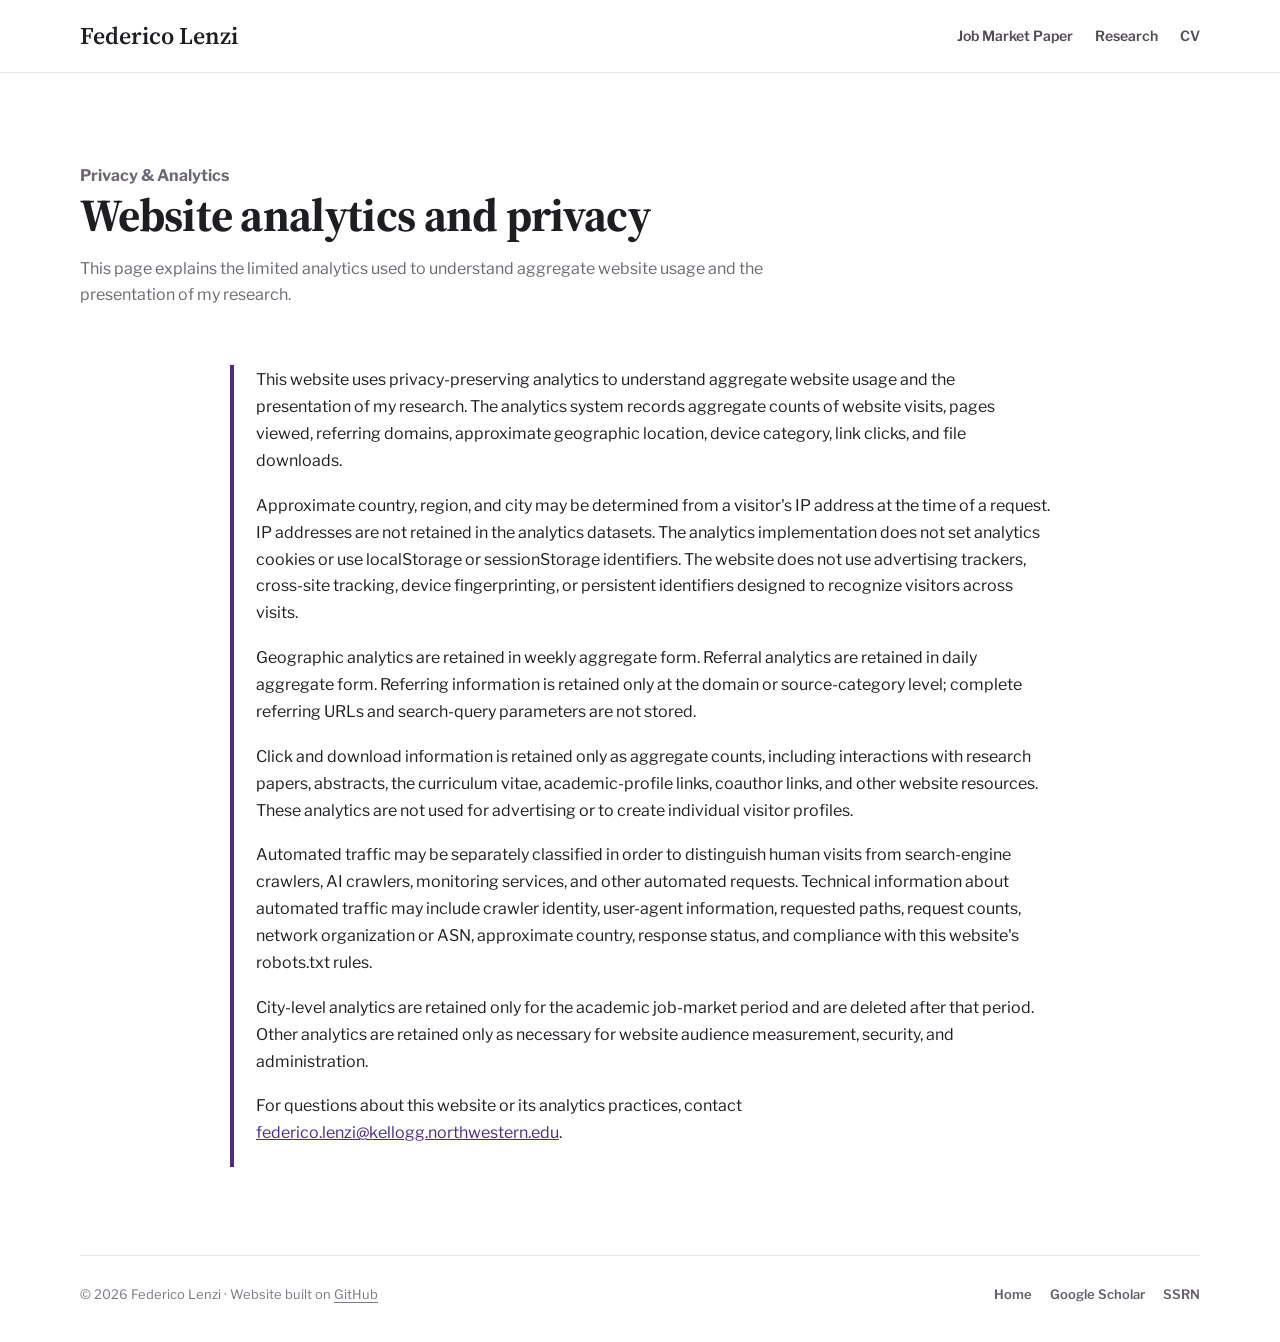
<file: privacy.html>
<!doctype html>
<html lang="en">
<head>
<meta charset="utf-8">
<meta name="viewport" content="width=device-width,initial-scale=1">
<meta name="application-name" content="Federico Lenzi">
<meta name="apple-mobile-web-app-title" content="Federico Lenzi">
<meta name="apple-mobile-web-app-capable" content="yes">
<title>Privacy & Analytics | Federico Lenzi</title>
<meta name="description" content="Privacy and analytics information for Federico Lenzi's academic website.">
<link rel="canonical" href="https://federicolenzi.com/privacy.html">
<link rel="icon" href="/favicon.ico" sizes="48x48">
<link rel="icon" href="/favicon.svg" type="image/svg+xml">
<link rel="icon" href="/icon-192.png" type="image/png" sizes="192x192">
<link rel="apple-touch-icon" sizes="180x180" href="/apple-touch-icon.png">
<link rel="preconnect" href="https://fonts.googleapis.com">
<link rel="preconnect" href="https://fonts.gstatic.com" crossorigin>
<link href="https://fonts.googleapis.com/css2?family=Libre+Franklin:wght@400;500;600;700&family=Source+Serif+4:opsz,wght@8..60,500;8..60,600&display=swap" rel="stylesheet">
<style>
:root{--purple:#4E2A84;--purple-dark:#401F68;--ink:#201d22;--muted:#6d6770;--line:#e9e5ec;--bg:#fff}
*{box-sizing:border-box}html{scroll-behavior:smooth}body{margin:0;background:var(--bg);color:var(--ink);font-family:"Libre Franklin",Arial,sans-serif;line-height:1.68}
a{color:var(--purple)}a:focus-visible{outline:3px solid rgba(78,42,132,.28);outline-offset:4px;border-radius:3px}
.wrap{width:min(1120px,calc(100% - 48px));margin:0 auto}.topbar{border-bottom:1px solid var(--line);background:#fff}.nav{min-height:72px;display:flex;align-items:center;justify-content:space-between;gap:20px}.brand{font-family:"Source Serif 4",Georgia,serif;font-size:24px;font-weight:600;text-decoration:none;color:var(--ink)}.navlinks{display:flex;gap:22px;align-items:center}.navlinks a{font-size:14px;font-weight:600;color:#514b54;text-decoration:none}.navlinks a:hover{color:var(--purple)}
.hero{padding:74px 0 34px}.eyebrow{font-size:15px;font-weight:700;color:var(--purple);margin:0 0 10px}.hero h1{font-family:"Source Serif 4",Georgia,serif;font-size:46px;line-height:1.08;letter-spacing:-.015em;margin:0}.hero p{max-width:760px;color:var(--muted);font-size:16px;margin:16px 0 0}.content{max-width:820px;padding:14px 0 88px}.content h2{font-family:"Source Serif 4",Georgia,serif;font-size:27px;line-height:1.25;margin:42px 0 10px}.content p{font-size:16px;margin:0 0 18px}.notice{border-left:4px solid var(--purple);padding:2px 0 2px 22px;margin-top:8px}.contact{margin-top:30px}.footer{padding:28px 0 36px;border-top:1px solid var(--line);display:flex;align-items:center;justify-content:space-between;gap:24px}.footer small{color:#7f7883;font-size:13px}.footer small a{color:inherit;text-decoration:underline;text-underline-offset:3px}.footer-links{display:flex;gap:18px;flex-wrap:wrap}.footer-links a{font-size:13px;font-weight:600;text-decoration:none;color:#655f69}.footer-links a:hover{color:var(--purple);text-decoration:underline;text-underline-offset:3px}
@media(max-width:760px){.wrap{width:min(100% - 32px,1120px)}.nav{min-height:62px}.brand{font-size:21px}.navlinks{gap:14px}.navlinks a{font-size:13px}.hero{padding:48px 0 22px}.hero h1{font-size:36px}.content{padding-bottom:60px}.content h2{font-size:24px;margin-top:34px}.footer{align-items:flex-start;flex-direction:column}.footer-links{gap:14px}}
</style>
<script src="analytics.js" defer></script>
</head>
<body>
<header class="topbar"><div class="wrap nav"><a class="brand" href="index.html">Federico Lenzi</a><nav class="navlinks"><a href="index.html#jmp">Job Market Paper</a><a href="index.html#research">Research</a><a href="files/CV_Federico_Lenzi.pdf" data-analytics-events="cv_click,cv_download">CV</a></nav></div></header>
<main>
<section class="wrap hero"><p class="eyebrow">Privacy &amp; Analytics</p><h1>Website analytics and privacy</h1><p>This page explains the limited analytics used to understand aggregate website usage and the presentation of my research.</p></section>
<section class="wrap content"><div class="notice">
<p>This website uses privacy-preserving analytics to understand aggregate website usage and the presentation of my research. The analytics system records aggregate counts of website visits, pages viewed, referring domains, approximate geographic location, device category, link clicks, and file downloads.</p>
<p>Approximate country, region, and city may be determined from a visitor's IP address at the time of a request. IP addresses are not retained in the analytics datasets. The analytics implementation does not set analytics cookies or use localStorage or sessionStorage identifiers. The website does not use advertising trackers, cross-site tracking, device fingerprinting, or persistent identifiers designed to recognize visitors across visits.</p>
<p>Geographic analytics are retained in weekly aggregate form. Referral analytics are retained in daily aggregate form. Referring information is retained only at the domain or source-category level; complete referring URLs and search-query parameters are not stored.</p>
<p>Click and download information is retained only as aggregate counts, including interactions with research papers, abstracts, the curriculum vitae, academic-profile links, coauthor links, and other website resources. These analytics are not used for advertising or to create individual visitor profiles.</p>
<p>Automated traffic may be separately classified in order to distinguish human visits from search-engine crawlers, AI crawlers, monitoring services, and other automated requests. Technical information about automated traffic may include crawler identity, user-agent information, requested paths, request counts, network organization or ASN, approximate country, response status, and compliance with this website's robots.txt rules.</p>
<p>City-level analytics are retained only for the academic job-market period and are deleted after that period. Other analytics are retained only as necessary for website audience measurement, security, and administration.</p>
<p>For questions about this website or its analytics practices, contact <a href="mailto:federico.lenzi@kellogg.northwestern.edu">federico.lenzi@kellogg.northwestern.edu</a>.</p>
</div></section>
</main>
<footer class="wrap footer"><small>© 2026 Federico Lenzi · Website built on <a href="https://github.com/federlen/federlen.github.io">GitHub</a></small><div class="footer-links"><a href="index.html">Home</a><a href="https://scholar.google.com/citations?user=6dAql64AAAAJ" data-analytics-events="google_scholar">Google Scholar</a><a href="https://ssrn.com/author=11103208" data-analytics-events="ssrn">SSRN</a></div></footer>
</body></html>
</file>
